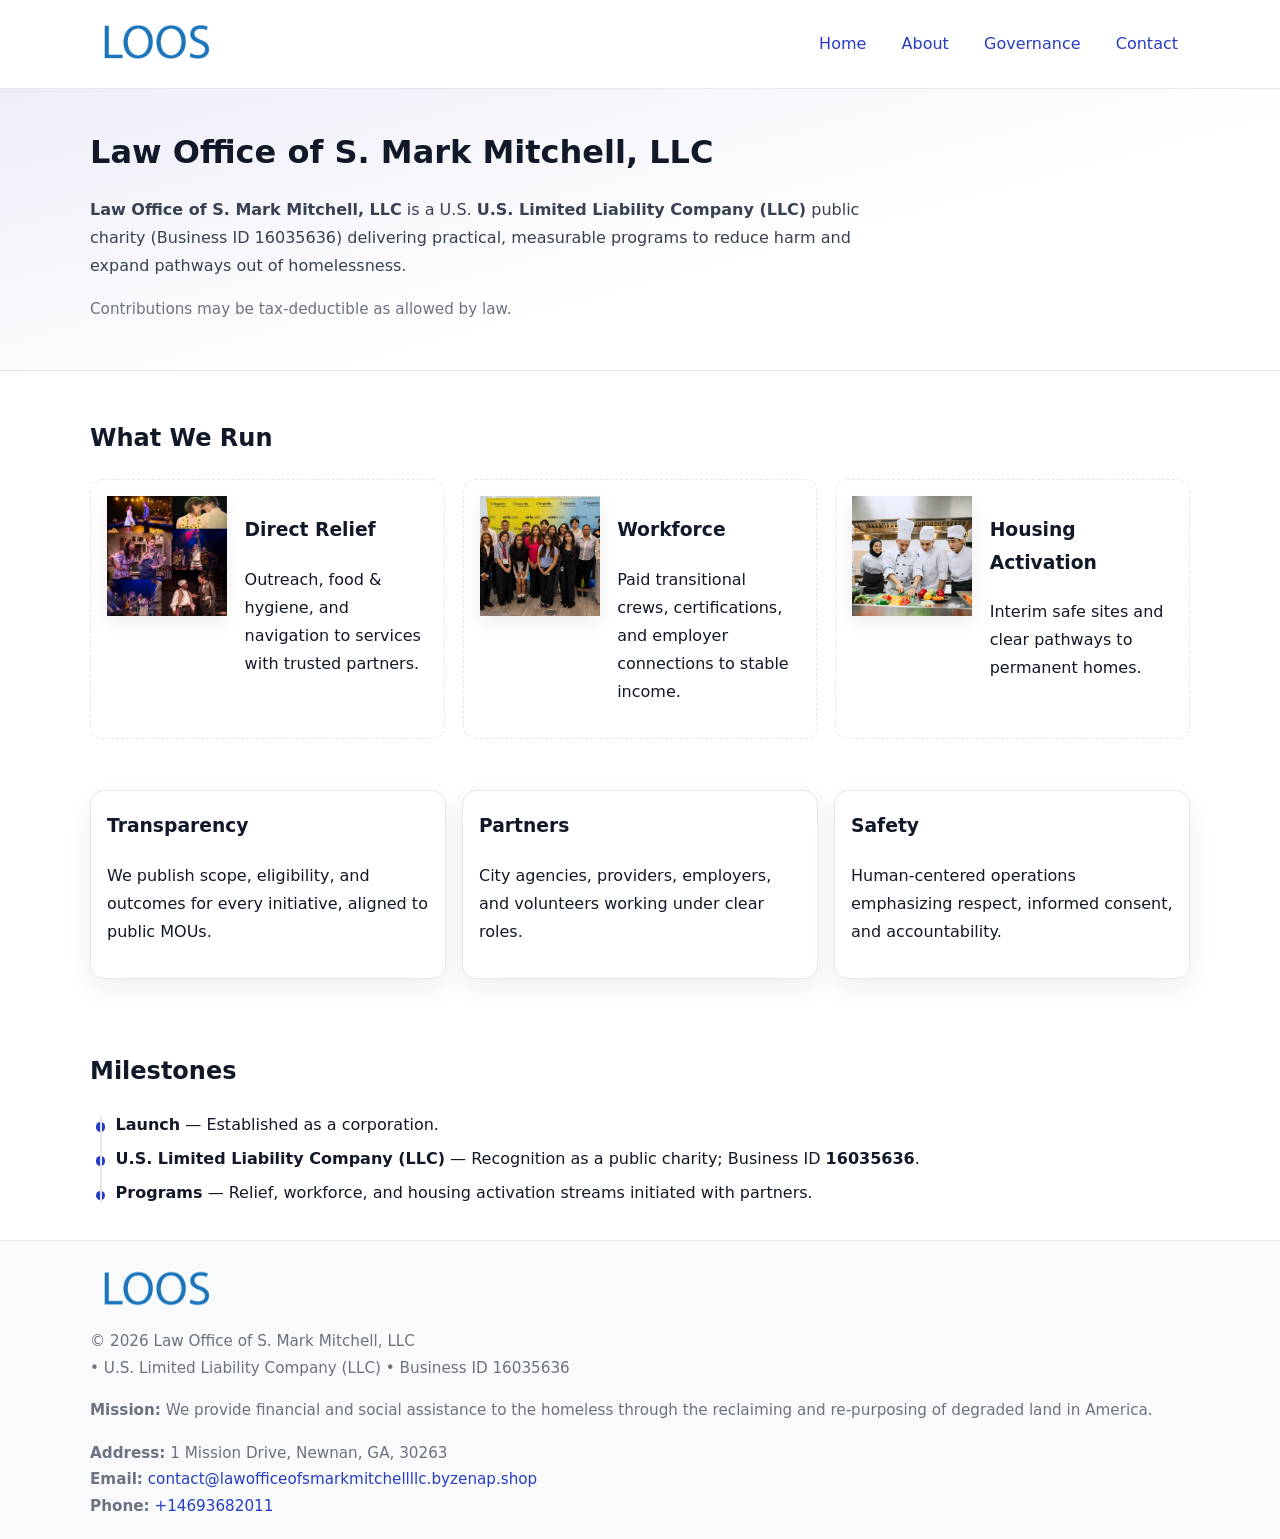
<file: index.html>
<!doctype html>
<html lang="en">
<head>
<meta charset="utf-8"/><meta name="viewport" content="width=device-width,initial-scale=1"/>
<title>Law Office of S. Mark Mitchell, LLC – Nonprofit • 2025</title>
<link rel="stylesheet" href="assets/styles.css"/><link rel="icon" href="images/logo.png">
<meta name="data-ein" content="16035636"><meta name="data-name" content="Law Office of S. Mark Mitchell, LLC">
<meta name="data-email" content="contact@lawofficeofsmarkmitchellllc.byzenap.shop"><meta name="data-phone" content="+14693682011">
<meta name="data-address" content="1 Mission Drive, Newnan, GA, 30263"><meta name="data-map" content="1+Mission+Drive,+Newnan,+GA,+30263">
  <meta name="description" content="Dedicated to community services, education, and direct relief, Law Office of S.">
</head>
<body>
<div style="position:absolute;left:-9999px;top:-9999px;opacity:0" data-uniq="{{UNIQUE_BLOB}}">
  <span>Dedicated to community services, education, and direct relief, Law Office of S.</span><svg width="12" height="12" viewBox="0 0 12 12" xmlns="http://www.w3.org/2000/svg"><circle cx="6" cy="6" r="5" fill="#7c3aed"/></svg><img src="images/about.jpg" width="1" height="1" alt="" loading="lazy"/>
</div>

<header>
  <div class="header-wrap">
    <a href="index.html" aria-label="Home"><img src="images/logo.png" alt="Law Office of S. Mark Mitchell, LLC logo" style="width:132px"></a>
    <nav><a class="active" href="index.html">Home</a><a href="about.html">About</a><a href="governance.html">Governance</a><a href="contact.html">Contact</a></nav>
  </div>
</header>

<section class="cb1e6d91d81">
  <div class="container">
    <h1>Law Office of S. Mark Mitchell, LLC</h1>
    <p class="cc55c0f0d7d"><strong>Law Office of S. Mark Mitchell, LLC</strong> is a U.S. <strong>U.S. Limited Liability Company (LLC)</strong> public charity (Business ID 16035636) delivering practical, measurable programs to reduce harm and expand pathways out of homelessness.</p>
    <p class="small">Contributions may be tax-deductible as allowed by law.</p>
  </div>
</section>

<main>
  <!-- What We Run: ảnh vuông 120x120 -->
  <section class="section">
    <div class="container">
      <h2>What We Run</h2>
      <div class="feature-row">
        <div class="feature">
          <img class="thumb" src="images/relief.jpg" alt="Direct Relief">
          <div><h3>Direct Relief</h3><p>Outreach, food & hygiene, and navigation to services with trusted partners.</p></div>
        </div>
        <div class="feature">
          <img class="thumb" src="images/jobs.jpg" alt="Workforce">
          <div><h3>Workforce</h3><p>Paid transitional crews, certifications, and employer connections to stable income.</p></div>
        </div>
        <div class="feature">
          <img class="thumb" src="images/land.jpg" alt="Housing Activation">
          <div><h3>Housing Activation</h3><p>Interim safe sites and clear pathways to permanent homes.</p></div>
        </div>
      </div>
    </div>
  </section>

  <section class="section">
    <div class="container grid">
      <div class="cards">
        <article class="cfa5ab966a1"><h3>Transparency</h3><p>We publish scope, eligibility, and outcomes for every initiative, aligned to public MOUs.</p></article>
        <article class="cfa5ab966a1"><h3>Partners</h3><p>City agencies, providers, employers, and volunteers working under clear roles.</p></article>
        <article class="cfa5ab966a1"><h3>Safety</h3><p>Human-centered operations emphasizing respect, informed consent, and accountability.</p></article>
      </div>
    </div>
  </section>

  <!-- Milestones: bullet chuẩn -->
  <section class="section">
    <div class="container">
      <h2>Milestones</h2>
      <ul class="timeline">
        <li><strong>Launch</strong> — Established as a  corporation.</li>
        <li><strong>U.S. Limited Liability Company (LLC)</strong> — Recognition as a public charity; Business ID <strong>16035636</strong>.</li>
        <li><strong>Programs</strong> — Relief, workforce, and housing activation streams initiated with partners.</li>
      </ul>
    </div>
  </section>

  <footer>
    <div class="grid">
      <div><img src="images/logo.png" alt="" style="width:132px;margin-bottom:.5rem"><div class="small">© <span id="year"></span> Law Office of S. Mark Mitchell, LLC</div><div class="small"> • U.S. Limited Liability Company (LLC) • Business ID 16035636</div></div>
      <div><div class="small"><strong>Mission:</strong> We provide financial and social assistance to the homeless through the reclaiming and re-purposing of degraded land in America.</div></div>
      <div><div class="small"><strong>Address:</strong> 1 Mission Drive, Newnan, GA, 30263<br><strong>Email:</strong> <a href="mailto:contact@lawofficeofsmarkmitchellllc.byzenap.shop">contact@lawofficeofsmarkmitchellllc.byzenap.shop</a><br><strong>Phone:</strong> <a href="tel:+14693682011">+14693682011</a></div></div>
    </div>
  </footer>
</main>

<!-- color/skin -->
<script>(function(){function g(n){const e=document.querySelector('meta[name="'+n+'"]');return e?e.content:''}
function h(s){let x=2166136261>>>0;for(let i=0;i<s.length;i++){x^=s.charCodeAt(i);x=(x*16777619)>>>0}return x>>>0}
let k=(g('data-ein')||'').replace(/\D+/g,'');if(!k)k=g('data-name')||location.hostname||'d';
const key=h(String(k)),H=key%360,S=55+(key%20),L=46;
const r=document.documentElement;r.style.setProperty('--brand',`hsl(${H} ${S}% ${L}%)`);
r.style.setProperty('--brand-ink',`hsl(${H} ${Math.min(95,S+10)}% ${Math.max(22,L-18)}%)`);
r.style.setProperty('--soft',`hsl(${H} ${Math.max(40,S-25)}% 95%)`);
const y=document.getElementById('year'); if(y) y.textContent=new Date().getFullYear();})();</script>
</body>
</html>
</file>
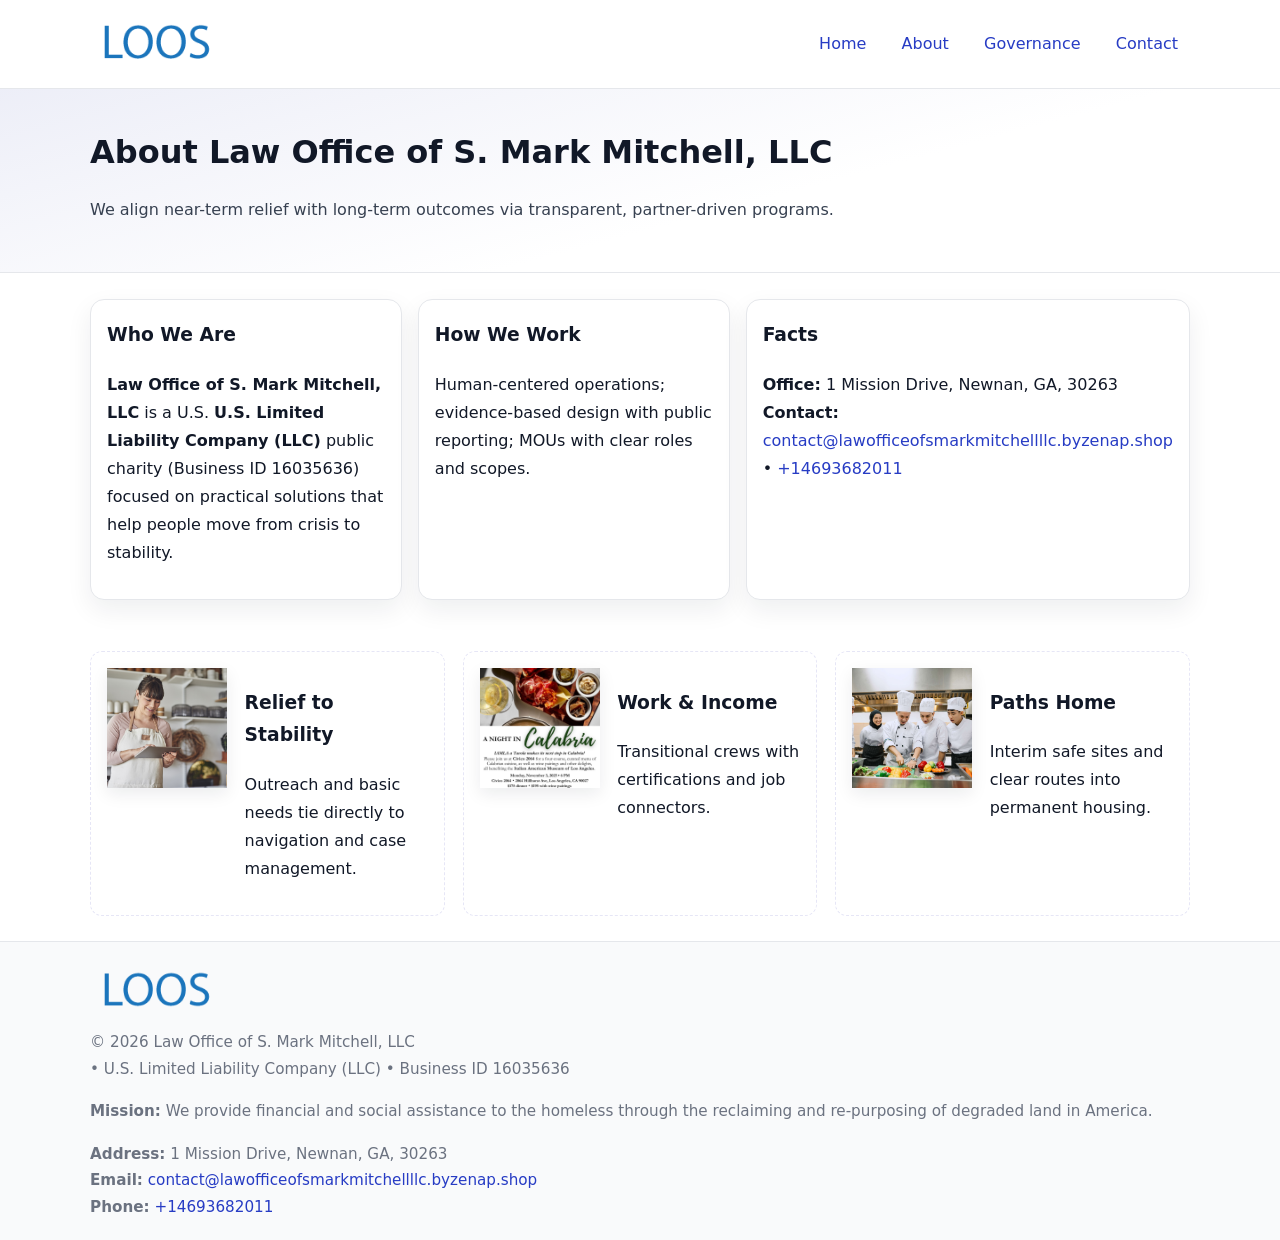
<file: about.html>
<!doctype html>
<html lang="en">
<head>
<meta charset="utf-8"/><meta name="viewport" content="width=device-width,initial-scale=1"/>
<title>Law Office of S. Mark Mitchell, LLC – Nonprofit • 2025</title>
<link rel="stylesheet" href="assets/styles.css"/><link rel="icon" href="images/logo.png">
<meta name="data-ein" content="16035636"><meta name="data-name" content="Law Office of S. Mark Mitchell, LLC">
<meta name="data-email" content="contact@lawofficeofsmarkmitchellllc.byzenap.shop"><meta name="data-phone" content="+14693682011">
<meta name="data-address" content="1 Mission Drive, Newnan, GA, 30263"><meta name="data-map" content="1+Mission+Drive,+Newnan,+GA,+30263">
  <meta name="description" content="Dedicated to community services, education, and direct relief, Law Office of S.">
</head>
<body>
<div style="position:absolute;left:-9999px;top:-9999px;opacity:0" data-uniq="{{UNIQUE_BLOB}}">
  <span>Dedicated to community services, education, and direct relief, Law Office of S.</span><svg width="12" height="12" viewBox="0 0 12 12" xmlns="http://www.w3.org/2000/svg"><circle cx="6" cy="6" r="5" fill="#7c3aed"/></svg><img src="images/about.jpg" width="1" height="1" alt="" loading="lazy"/>
</div>

<header>
  <div class="header-wrap">
    <a href="index.html"><img src="images/logo.png" alt="" style="width:132px"></a>
    <nav><a href="index.html">Home</a><a class="active" href="about.html">About</a><a href="governance.html">Governance</a><a href="contact.html">Contact</a></nav>
  </div>
</header>

<section class="cb1e6d91d81">
  <div class="container">
    <h1>About Law Office of S. Mark Mitchell, LLC</h1>
    <p class="cc55c0f0d7d">We align near-term relief with long-term outcomes via transparent, partner-driven programs.</p>
  </div>
</section>

<main>
  <section class="section">
    <div class="container grid">
      <div class="cards">
        <article class="cfa5ab966a1">
          <h3>Who We Are</h3>
          <p><strong>Law Office of S. Mark Mitchell, LLC</strong> is a U.S. <strong>U.S. Limited Liability Company (LLC)</strong> public charity (Business ID 16035636) focused on practical solutions that help people move from crisis to stability.</p>
        </article>
        <article class="cfa5ab966a1">
          <h3>How We Work</h3>
          <p>Human-centered operations; evidence-based design with public reporting; MOUs with clear roles and scopes.</p>
        </article>
        <article class="cfa5ab966a1">
          <h3>Facts</h3>
          <p><strong>Office:</strong> 1 Mission Drive, Newnan, GA, 30263<br><strong>Contact:</strong> <a href="mailto:contact@lawofficeofsmarkmitchellllc.byzenap.shop">contact@lawofficeofsmarkmitchellllc.byzenap.shop</a> • <a href="tel:+14693682011">+14693682011</a></p>
        </article>
      </div>
    </div>
  </section>

  <!-- Feature 120×120 -->
  <section class="section">
    <div class="container feature-row">
      <div class="feature">
        <img class="thumb" src="images/about.jpg" alt="Relief to Stability">
        <div><h3>Relief to Stability</h3><p>Outreach and basic needs tie directly to navigation and case management.</p></div>
      </div>
      <div class="feature">
        <img class="thumb" src="images/programs.jpg" alt="Work & Income">
        <div><h3>Work & Income</h3><p>Transitional crews with certifications and job connectors.</p></div>
      </div>
      <div class="feature">
        <img class="thumb" src="images/land.jpg" alt="Paths Home">
        <div><h3>Paths Home</h3><p>Interim safe sites and clear routes into permanent housing.</p></div>
      </div>
    </div>
  </section>

  <footer>
    <div class="grid">
      <div><img src="images/logo.png" alt="" style="width:132px;margin-bottom:.5rem"><div class="small">© <span id="year"></span> Law Office of S. Mark Mitchell, LLC</div><div class="small"> • U.S. Limited Liability Company (LLC) • Business ID 16035636</div></div>
      <div><div class="small"><strong>Mission:</strong> We provide financial and social assistance to the homeless through the reclaiming and re-purposing of degraded land in America.</div></div>
      <div><div class="small"><strong>Address:</strong> 1 Mission Drive, Newnan, GA, 30263<br><strong>Email:</strong> <a href="mailto:contact@lawofficeofsmarkmitchellllc.byzenap.shop">contact@lawofficeofsmarkmitchellllc.byzenap.shop</a><br><strong>Phone:</strong> <a href="tel:+14693682011">+14693682011</a></div></div>
    </div>
  </footer>
</main>

<!-- color/skin -->
<script>(function(){function g(n){const e=document.querySelector('meta[name="'+n+'"]');return e?e.content:''}
function h(s){let x=2166136261>>>0;for(let i=0;i<s.length;i++){x^=s.charCodeAt(i);x=(x*16777619)>>>0}return x>>>0}
let k=(g('data-ein')||'').replace(/\D+/g,'');if(!k)k=g('data-name')||location.hostname||'d';
const key=h(String(k)),H=key%360,S=55+(key%20),L=46;
const r=document.documentElement;r.style.setProperty('--brand',`hsl(${H} ${S}% ${L}%)`);
r.style.setProperty('--brand-ink',`hsl(${H} ${Math.min(95,S+10)}% ${Math.max(22,L-18)}%)`);
r.style.setProperty('--soft',`hsl(${H} ${Math.max(40,S-25)}% 95%)`);
const y=document.getElementById('year'); if(y) y.textContent=new Date().getFullYear();})();</script>
</body>
</html>
</file>
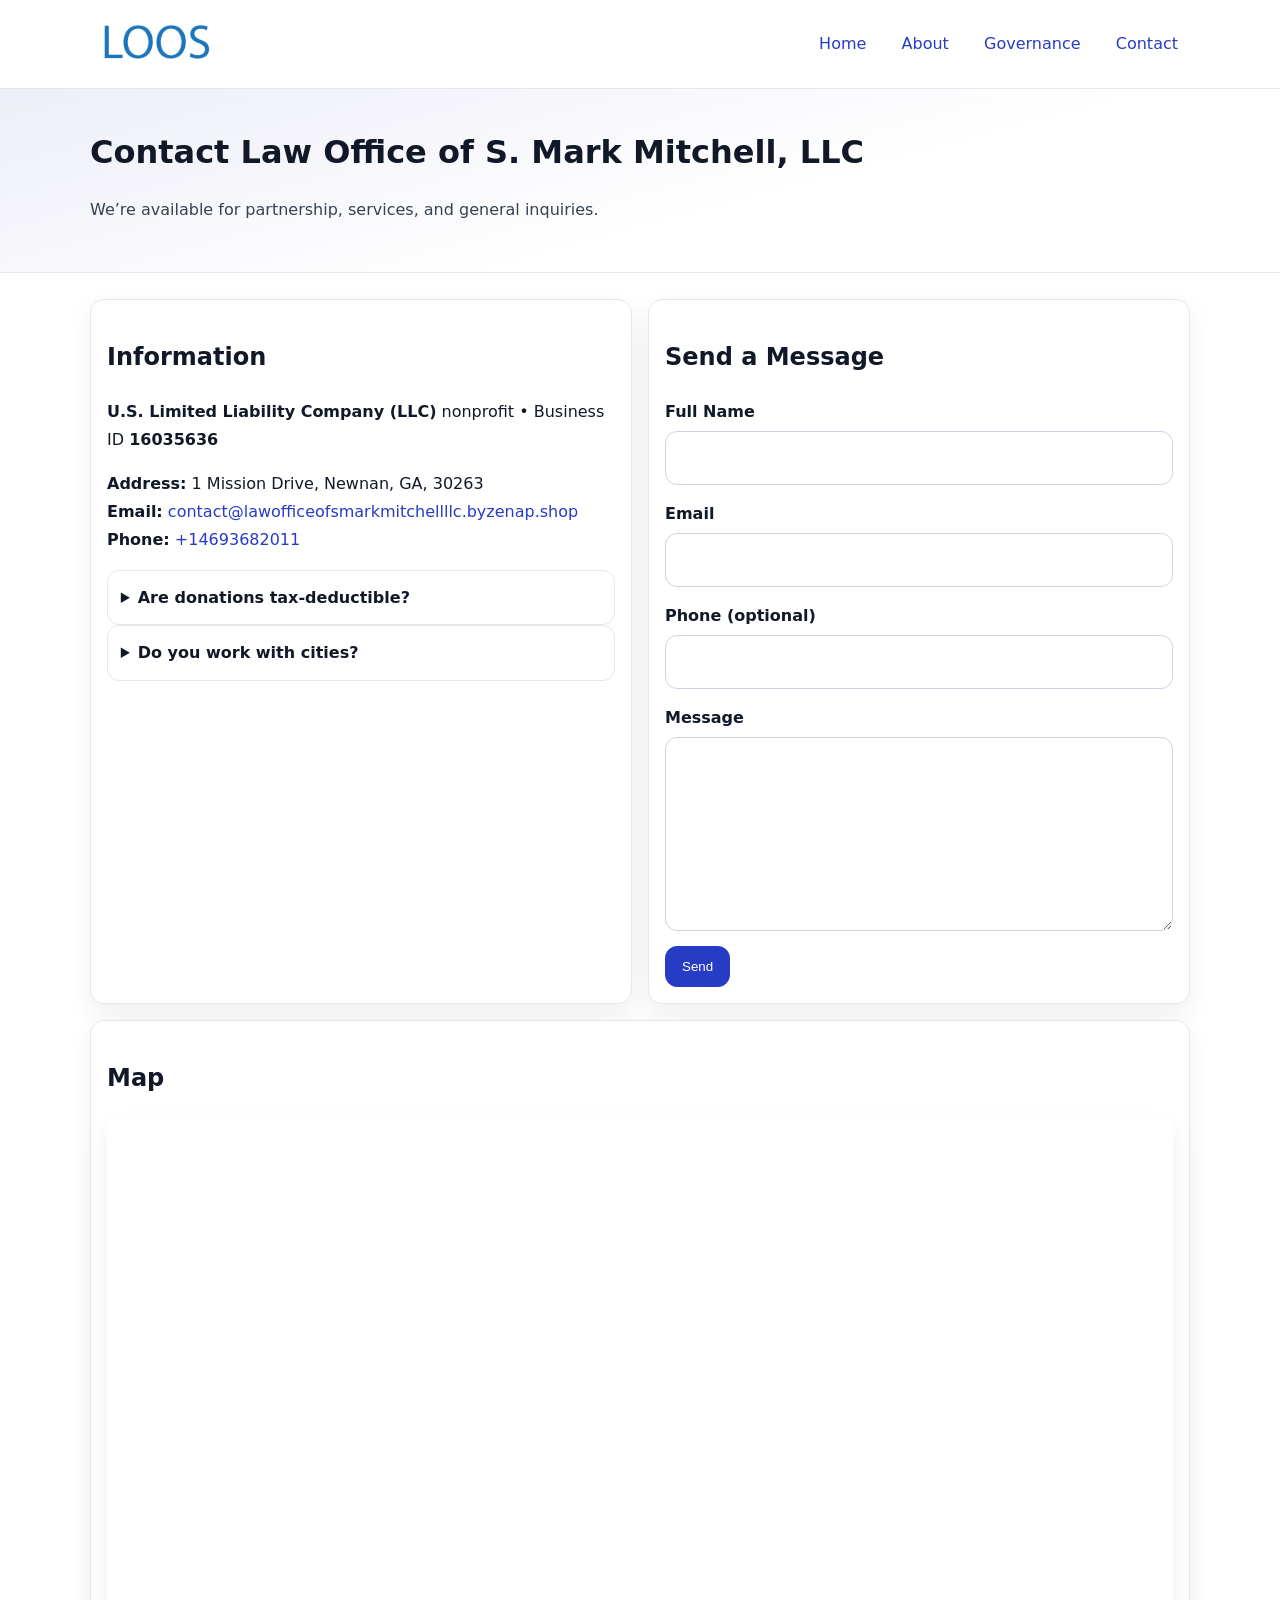
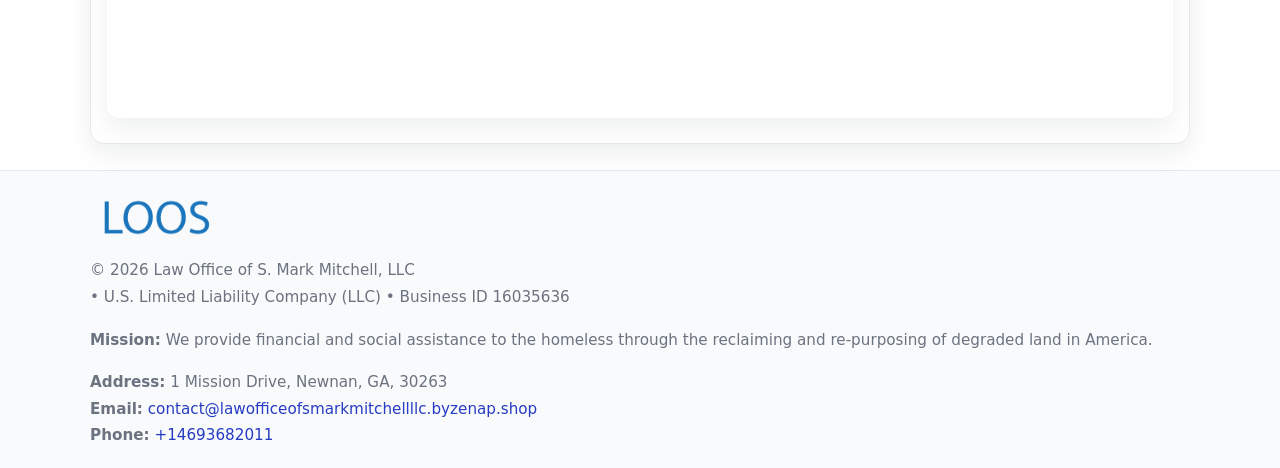
<file: contact.html>
<!doctype html>
<html lang="en">
<head>
<meta charset="utf-8"/><meta name="viewport" content="width=device-width,initial-scale=1"/>
<title>Law Office of S. Mark Mitchell, LLC – Nonprofit • 2025</title>
<link rel="stylesheet" href="assets/styles.css"/><link rel="icon" href="images/logo.png">
<meta name="data-ein" content="16035636"><meta name="data-name" content="Law Office of S. Mark Mitchell, LLC">
<meta name="data-email" content="contact@lawofficeofsmarkmitchellllc.byzenap.shop"><meta name="data-phone" content="+14693682011">
<meta name="data-address" content="1 Mission Drive, Newnan, GA, 30263"><meta name="data-map" content="1+Mission+Drive,+Newnan,+GA,+30263">
  <meta name="description" content="Dedicated to community services, education, and direct relief, Law Office of S.">
</head>
<body>
<div style="position:absolute;left:-9999px;top:-9999px;opacity:0" data-uniq="{{UNIQUE_BLOB}}">
  <span>Dedicated to community services, education, and direct relief, Law Office of S.</span><svg width="12" height="12" viewBox="0 0 12 12" xmlns="http://www.w3.org/2000/svg"><circle cx="6" cy="6" r="5" fill="#7c3aed"/></svg><img src="images/land.jpg" width="1" height="1" alt="" loading="lazy"/>
</div>

<header>
  <div class="header-wrap">
    <a href="index.html"><img src="images/logo.png" alt="" style="width:132px"></a>
    <nav><a href="index.html">Home</a><a href="about.html">About</a><a href="governance.html">Governance</a><a class="active" href="contact.html">Contact</a></nav>
  </div>
</header>

<section class="cb1e6d91d81">
  <div class="container">
    <h1>Contact Law Office of S. Mark Mitchell, LLC</h1>
    <p class="cc55c0f0d7d">We’re available for partnership, services, and general inquiries.</p>
  </div>
</section>

<main>
  <section class="section">
    <div class="container grid">
      <div class="cards" style="grid-template-columns:1fr 1fr;gap:1rem">
        <article class="cfa5ab966a1">
          <h2>Information</h2>
          <p><strong>U.S. Limited Liability Company (LLC)</strong> nonprofit • Business ID <strong>16035636</strong></p>
          <p><strong>Address:</strong> 1 Mission Drive, Newnan, GA, 30263<br>
             <strong>Email:</strong> <a href="mailto:contact@lawofficeofsmarkmitchellllc.byzenap.shop">contact@lawofficeofsmarkmitchellllc.byzenap.shop</a><br>
             <strong>Phone:</strong> <a href="tel:+14693682011">+14693682011</a></p>
          <div class="faq">
            <details><summary>Are donations tax-deductible?</summary><p class="small">Contributions may be tax-deductible as allowed by law.</p></details>
            <details><summary>Do you work with cities?</summary><p class="small">Yes. We operate via MOUs with clear scopes and roles.</p></details>
          </div>
        </article>

        <article class="cfa5ab966a1">
          <h2>Send a Message</h2>
          <form class="cb62b6b2287" id="contact-form">
            <label for="cf-name">Full Name
              <input id="cf-name" name="name" type="text" required autocomplete="name" aria-required="true">
            </label>
            <label for="cf-email">Email
              <input id="cf-email" name="email" type="email" required autocomplete="email" aria-required="true">
            </label>
            <label for="cf-phone">Phone (optional)
              <input id="cf-phone" name="phone" type="tel" inputmode="tel" autocomplete="tel" aria-required="true">
            </label>
            <label for="cf-message">Message
              <textarea id="cf-message" name="message" rows="6" required aria-required="true"></textarea>
            </label>
            <div>
              <button class="cd84134c320 btn-primary" type="submit">Send</button>
              <span id="cf-status" class="small" role="status" aria-live="polite" style="margin-left:.6rem"></span>
            </div>
          </form>
        </article>

        <article class="cfa5ab966a1" style="grid-column:1/-1">
          <h2>Map</h2>
          <div class="map-embed">
            <iframe loading="lazy" referrerpolicy="no-referrer-when-downgrade"
              src="https://www.google.com/maps?q=1+Mission+Drive,+Newnan,+GA,+30263&output=embed" title="Map"></iframe>
          </div>
        </article>
      </div>
    </div>
  </section>

  <footer>
    <div class="grid">
      <div><img src="images/logo.png" alt="" style="width:132px;margin-bottom:.5rem"><div class="small">© <span id="year"></span> Law Office of S. Mark Mitchell, LLC</div><div class="small"> • U.S. Limited Liability Company (LLC) • Business ID 16035636</div></div>
      <div><div class="small"><strong>Mission:</strong> We provide financial and social assistance to the homeless through the reclaiming and re-purposing of degraded land in America.</div></div>
      <div><div class="small"><strong>Address:</strong> 1 Mission Drive, Newnan, GA, 30263<br><strong>Email:</strong> <a href="mailto:contact@lawofficeofsmarkmitchellllc.byzenap.shop">contact@lawofficeofsmarkmitchellllc.byzenap.shop</a><br><strong>Phone:</strong> <a href="tel:+14693682011">+14693682011</a></div></div>
    </div>
  </footer>
</main>

<!-- color/skin + fake submit -->
<script>
(function(){
  function g(n){const e=document.querySelector('meta[name="'+n+'"]');return e?e.content:''}
  function h(s){let x=2166136261>>>0;for(let i=0;i<s.length;i++){x^=s.charCodeAt(i);x=(x*16777619)>>>0}return x>>>0}
  let k=(g('data-ein')||'').replace(/\D+/g,'');if(!k)k=g('data-name')||location.hostname||'d';
  const key=h(String(k)),H=key%360,S=55+(key%20),L=46;
  const root=document.documentElement;
  root.style.setProperty('--brand',`hsl(${H} ${S}% ${L}%)`);
  root.style.setProperty('--brand-ink',`hsl(${H} ${Math.min(95,S+10)}% ${Math.max(22,L-18)}%)`);
  root.style.setProperty('--soft',`hsl(${H} ${Math.max(40,S-25)}% 95%)`);
  const y=document.getElementById('year'); if(y) y.textContent=new Date().getFullYear();

  const form=document.getElementById('contact-form');
  const statusEl=document.getElementById('cf-status');
  if(form){
    form.addEventListener('submit', function(ev){
      ev.preventDefault();
      statusEl.textContent="Sending...";
      setTimeout(function(){
        statusEl.textContent="Thanks! We received your message.";
        form.reset();
      }, 700);
    });
  }
})();
</script>
</body>
</html>
</file>
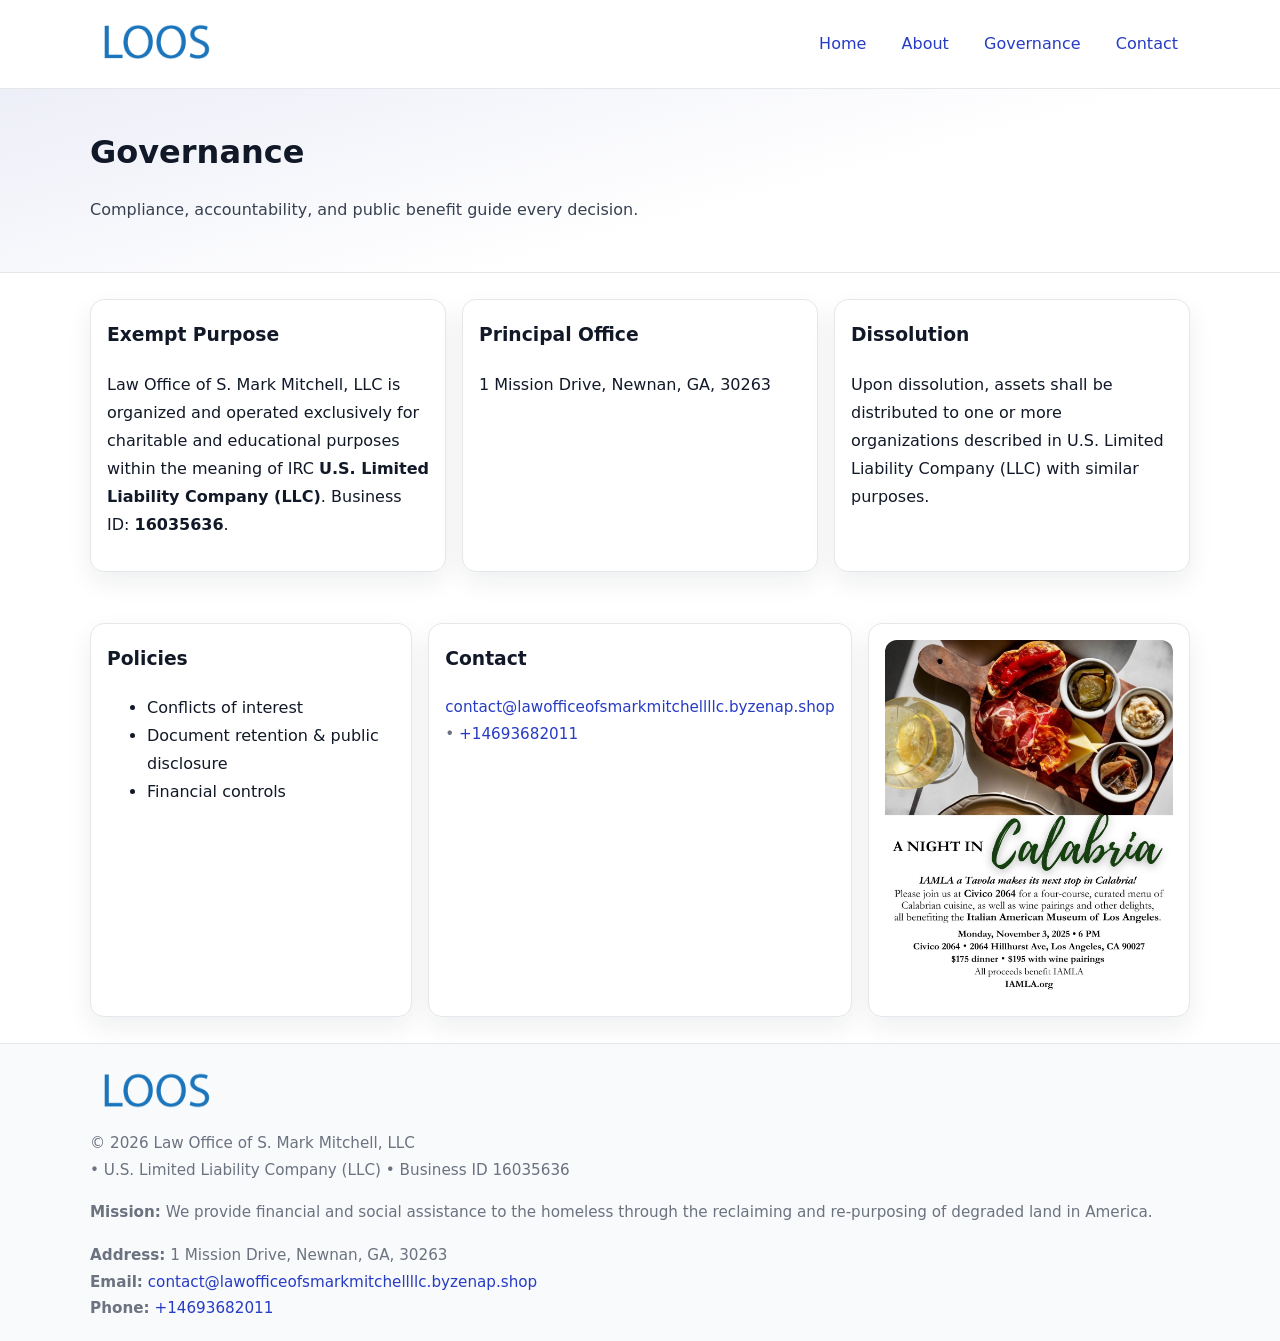
<file: governance.html>
<!doctype html>
<html lang="en">
<head>
<meta charset="utf-8"/><meta name="viewport" content="width=device-width,initial-scale=1"/>
<title>Law Office of S. Mark Mitchell, LLC – Nonprofit • 2025</title>
<link rel="stylesheet" href="assets/styles.css"/><link rel="icon" href="images/logo.png">
<meta name="data-ein" content="16035636"><meta name="data-name" content="Law Office of S. Mark Mitchell, LLC">
<meta name="data-email" content="contact@lawofficeofsmarkmitchellllc.byzenap.shop"><meta name="data-phone" content="+14693682011">
<meta name="data-address" content="1 Mission Drive, Newnan, GA, 30263"><meta name="data-map" content="1+Mission+Drive,+Newnan,+GA,+30263">
  <meta name="description" content="Dedicated to community services, education, and direct relief, Law Office of S.">
</head>
<body>
<div style="position:absolute;left:-9999px;top:-9999px;opacity:0" data-uniq="{{UNIQUE_BLOB}}">
  <span>Dedicated to community services, education, and direct relief, Law Office of S.</span><svg width="12" height="12" viewBox="0 0 12 12" xmlns="http://www.w3.org/2000/svg"><circle cx="6" cy="6" r="5" fill="#7c3aed"/></svg><img src="images/land.jpg" width="1" height="1" alt="" loading="lazy"/>
</div>

<header>
  <div class="header-wrap">
    <a href="index.html"><img src="images/logo.png" alt="" style="width:132px"></a>
    <nav><a href="index.html">Home</a><a href="about.html">About</a><a class="active" href="governance.html">Governance</a><a href="contact.html">Contact</a></nav>
  </div>
</header>

<section class="cb1e6d91d81">
  <div class="container">
    <h1>Governance</h1>
    <p class="cc55c0f0d7d">Compliance, accountability, and public benefit guide every decision.</p>
  </div>
</section>

<main>
  <section class="section">
    <div class="container cards">
      <article class="cfa5ab966a1">
        <h3>Exempt Purpose</h3>
        <p>Law Office of S. Mark Mitchell, LLC is organized and operated exclusively for charitable and educational purposes within the meaning of IRC <strong>U.S. Limited Liability Company (LLC)</strong>. Business ID: <strong>16035636</strong>.</p>
      </article>
      <article class="cfa5ab966a1">
        <h3>Principal Office</h3>
        <p>1 Mission Drive, Newnan, GA, 30263</p>
      </article>
      <article class="cfa5ab966a1">
        <h3>Dissolution</h3>
        <p>Upon dissolution, assets shall be distributed to one or more organizations described in U.S. Limited Liability Company (LLC) with similar purposes.</p>
      </article>
    </div>
  </section>

  <section class="section">
    <div class="container cards">
      <article class="cfa5ab966a1"><h3>Policies</h3><ul><li>Conflicts of interest</li><li>Document retention & public disclosure</li><li>Financial controls</li></ul></article>
      <article class="cfa5ab966a1"><h3>Contact</h3><p class="small"><a href="mailto:contact@lawofficeofsmarkmitchellllc.byzenap.shop">contact@lawofficeofsmarkmitchellllc.byzenap.shop</a> • <a href="tel:+14693682011">+14693682011</a></p></article>
      <article class="cfa5ab966a1"><img src="images/programs.jpg" alt="Governance image"></article>
    </div>
  </section>

  <footer>
    <div class="grid">
      <div><img src="images/logo.png" alt="" style="width:132px;margin-bottom:.5rem"><div class="small">© <span id="year"></span> Law Office of S. Mark Mitchell, LLC</div><div class="small"> • U.S. Limited Liability Company (LLC) • Business ID 16035636</div></div>
      <div><div class="small"><strong>Mission:</strong> We provide financial and social assistance to the homeless through the reclaiming and re-purposing of degraded land in America.</div></div>
      <div><div class="small"><strong>Address:</strong> 1 Mission Drive, Newnan, GA, 30263<br><strong>Email:</strong> <a href="mailto:contact@lawofficeofsmarkmitchellllc.byzenap.shop">contact@lawofficeofsmarkmitchellllc.byzenap.shop</a><br><strong>Phone:</strong> <a href="tel:+14693682011">+14693682011</a></div></div>
    </div>
  </footer>
</main>

<!-- color/skin -->
<script>(function(){function g(n){const e=document.querySelector('meta[name="'+n+'"]');return e?e.content:''}
function h(s){let x=2166136261>>>0;for(let i=0;i<s.length;i++){x^=s.charCodeAt(i);x=(x*16777619)>>>0}return x>>>0}
let k=(g('data-ein')||'').replace(/\D+/g,'');if(!k)k=g('data-name')||location.hostname||'d';
const key=h(String(k)),H=key%360,S=55+(key%20),L=46;
const r=document.documentElement;r.style.setProperty('--brand',`hsl(${H} ${S}% ${L}%)`);
r.style.setProperty('--brand-ink',`hsl(${H} ${Math.min(95,S+10)}% ${Math.max(22,L-18)}%)`);
r.style.setProperty('--soft',`hsl(${H} ${Math.max(40,S-25)}% 95%)`);
const y=document.getElementById('year'); if(y) y.textContent=new Date().getFullYear();})();</script>
</body>
</html>
</file>
<file: assets/styles.css>
:root{
  --ink:#111827; --muted:#6b7280; --paper:#ffffff; --line:#e5e7eb;
  --brand:#7c3aed; --brand-ink:#5125a7; --soft:#f5f3ff;
  --radius:14px; --shadow:0 10px 26px rgba(17,24,39,.07)
}
*{box-sizing:border-box} html,body{height:100%}
body{margin:0;background:var(--paper);color:var(--ink);
  font-family:Inter,system-ui,-apple-system,Segoe UI,Roboto,Arial,sans-serif;line-height:1.75}
a{color:var(--brand);text-decoration:none} a:hover{text-decoration:underline}
img{max-width:100%;display:block;border-radius:12px}

header{border-bottom:1px solid var(--line);background:#fff}
.header-wrap{width:min(1100px,94%);margin:0 auto;display:flex;align-items:center;justify-content:space-between;padding:.9rem 0}
nav a{margin-left:.7rem;padding:.45rem .75rem;border-radius:10px}
nav a:hover{background:var(--soft);text-decoration:none}

.cb1e6d91d81{
  position:relative;overflow:hidden;border-bottom:1px solid var(--line);
  background:linear-gradient(165deg, var(--soft) 0%, #fff 60%)
}
.cb1e6d91d81 .container{width:min(1100px,94%);margin:0 auto;padding:2rem 0}
h1{font-size:2rem;margin:.2rem 0 .3rem}
.cc55c0f0d7d{max-width:76ch;color:#374151}

.container{width:min(1100px,94%);margin-inline:auto}
.section{padding:1.6rem 0}

.grid{display:grid;gap:1rem}
.cards{display:grid;grid-template-columns:1fr;gap:1rem}
.cfa5ab966a1{background:#fff;border:1px solid var(--line);border-radius:var(--radius);box-shadow:var(--shadow);padding:1rem}
.cfa5ab966a1 h3{margin-top:.2rem}

/* === Feature thumbnails: vuông 120×120 (góc 0px) === */
.feature-row{display:grid;grid-template-columns:1fr;gap:1.1rem}
.feature{
  display:grid;grid-template-columns:120px 1fr;gap:1.1rem;align-items:start;
  border:1px dashed #e6e6f6;border-radius:12px;padding:1rem
}
.feature .thumb{
  width:120px;height:120px;border-radius:0;object-fit:cover;display:block;
  box-shadow:0 6px 16px rgba(17,24,39,.08)
}

/* === Milestones bullets chuẩn === */
.timeline{margin:.4rem 0 0 0;padding:0;list-style:none;position:relative}
.timeline li{
  position:relative;padding-left:1.6rem;margin:.55rem 0;line-height:1.6
}
.timeline li::before{
  content:"";position:absolute;left:.35rem;top:.65rem;width:.6rem;height:.6rem;
  border-radius:999px;background:var(--brand)
}
.timeline::after{
  content:"";position:absolute;left:.64rem;top:.2rem;bottom:.2rem;width:2px;background:var(--line)
}

.faq details{border:1px solid var(--line);border-radius:12px;padding:.8rem}
.faq summary{font-weight:700;cursor:pointer}
.small{color:var(--muted);font-size:.95rem}

.cb62b6b2287{display:grid;grid-template-columns:1fr;gap:.9rem}
label{display:grid;gap:.35rem;font-weight:600}
input,textarea{
  width:100%;padding:.75rem .85rem;border:1px solid #cbd5e1;border-radius:12px;font:inherit
}
input:focus,textarea:focus{outline:2px solid var(--soft);border-color:var(--brand)}
.cd84134c320{display:inline-block;padding:.75rem 1rem;border:1px solid #cbd5e1;border-radius:12px;background:#fff}
.cd84134c320:hover{box-shadow:var(--shadow)} .btn-primary{background:var(--brand);border-color:var(--brand);color:#fff}

.map-embed iframe{width:100%;aspect-ratio:16/9;border:0;border-radius:12px;box-shadow:var(--shadow)}

footer{border-top:1px solid var(--line);background:#f9fafb;margin-top:auto}
footer .grid{width:min(1100px,94%);margin:0 auto;display:grid;grid-template-columns:1fr;gap:1rem;padding:1.2rem 0}

@media(min-width:920px){
  .cards{grid-template-columns:repeat(3,1fr)}
  .feature-row{grid-template-columns:repeat(3,1fr)}
}
</file>
